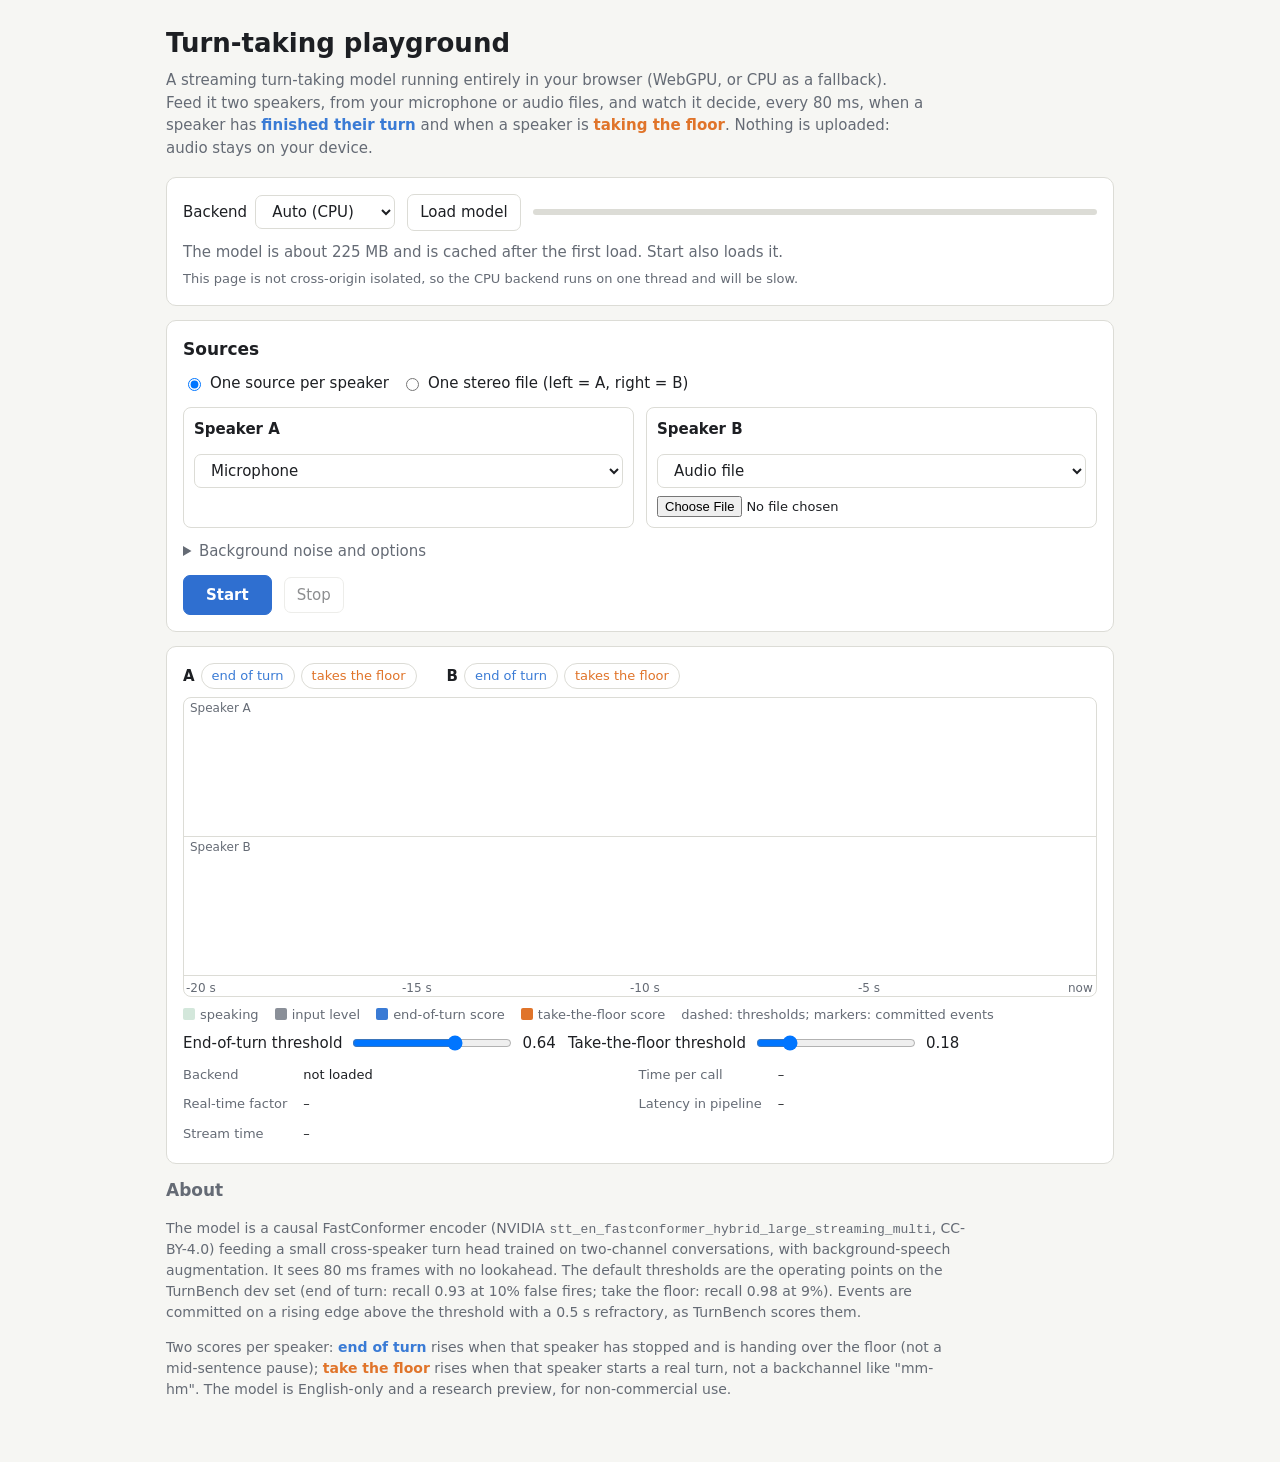
<file: ssl_turn/web/playground/index.html>
<!doctype html>
<html lang="en">
<head>
<meta charset="utf-8">
<meta name="viewport" content="width=device-width, initial-scale=1">
<title>Turn-Taking Playground</title>
<link rel="stylesheet" href="style.css">
</head>
<body>
<main>
  <header>
    <h1>Turn-taking playground</h1>
    <p class="lede">A streaming turn-taking model running entirely in your browser (WebGPU, or CPU as a fallback).
      Feed it two speakers, from your microphone or audio files, and watch it decide, every 80 ms, when a speaker
      has <b class="k-eot">finished their turn</b> and when a speaker is <b class="k-int">taking the floor</b>.
      Nothing is uploaded: audio stays on your device.</p>
  </header>

  <section class="card">
    <div class="row">
      <label>Backend
        <select id="backend" data-lock>
          <option value="auto" id="auto-label">Auto</option>
          <option value="webgpu">WebGPU</option>
          <option value="wasm">CPU (WASM)</option>
        </select>
      </label>
      <button id="load">Load model</button>
      <div class="progress"><div id="bar"></div></div>
    </div>
    <p id="status" class="status">The model is about 225 MB and is cached after the first load. Start also loads it.</p>
    <p id="note-iso" class="note" hidden>This page is not cross-origin isolated, so the CPU backend runs on one thread and will be slow.</p>
  </section>

  <section class="card">
    <h2>Sources</h2>
    <div class="row">
      <label class="radio"><input type="radio" name="mode" value="two" checked data-lock> One source per speaker</label>
      <label class="radio"><input type="radio" name="mode" value="stereo" data-lock> One stereo file (left = A, right = B)</label>
    </div>
    <div id="two" class="speakers">
      <div class="speaker">
        <h3>Speaker A</h3>
        <select id="src-0" data-lock>
          <option value="mic">Microphone</option>
          <option value="file">Audio file</option>
          <option value="off">Silent</option>
        </select>
        <input type="file" id="file-0" accept="audio/*,video/*" data-lock>
      </div>
      <div class="speaker">
        <h3>Speaker B</h3>
        <select id="src-1" data-lock>
          <option value="mic">Microphone</option>
          <option value="file">Audio file</option>
          <option value="off">Silent</option>
        </select>
        <input type="file" id="file-1" accept="audio/*,video/*" data-lock>
      </div>
    </div>
    <div id="stereo" hidden>
      <input type="file" id="stereo-file" accept="audio/*,video/*" data-lock>
      <p class="note">A two-channel recording with one speaker per channel, like a call recording.</p>
    </div>
    <details>
      <summary>Background noise and options</summary>
      <div class="opts">
        <label>Background audio mixed into speaker A (TV, music, other talkers; loops)
          <span class="row"><input type="file" id="bg-file" accept="audio/*,video/*" data-lock>
          <button id="bg-clear" class="small" hidden data-lock>Remove</button></span>
        </label>
        <label>Background level <input type="range" id="bg-gain" min="0.01" max="1" step="0.01" value="0.3"> <span id="bg-gain-v"></span></label>
        <label class="radio"><input type="checkbox" id="monitor" checked data-lock> Play files through the speakers (the microphone is never played back)</label>
        <label class="radio"><input type="checkbox" id="mic-proc" data-lock> Browser noise suppression and auto gain on the microphone</label>
      </div>
    </details>
    <div class="row actions">
      <button id="start" class="primary">Start</button>
      <button id="stop" disabled>Stop</button>
    </div>
  </section>

  <section class="card">
    <div class="live">
      <div class="who">A <span class="chip k-eot" id="chip-eot-0">end of turn</span><span class="chip k-int" id="chip-int-0">takes the floor</span> <span class="count" id="cnt-0"></span></div>
      <div class="who">B <span class="chip k-eot" id="chip-eot-1">end of turn</span><span class="chip k-int" id="chip-int-1">takes the floor</span> <span class="count" id="cnt-1"></span></div>
    </div>
    <canvas id="timeline"></canvas>
    <div class="legend">
      <span><i class="sw" style="background:var(--speak)"></i>speaking</span>
      <span><i class="sw" style="background:#8a8f98"></i>input level</span>
      <span><i class="sw" style="background:#3a7bd5"></i>end-of-turn score</span>
      <span><i class="sw" style="background:#e0742a"></i>take-the-floor score</span>
      <span>dashed: thresholds; markers: committed events</span>
    </div>
    <div class="row sliders">
      <label>End-of-turn threshold <input type="range" id="th-eot" min="0.05" max="0.95" step="0.01" value="0.64"> <span id="th-eot-v">0.64</span></label>
      <label>Take-the-floor threshold <input type="range" id="th-int" min="0.02" max="0.9" step="0.01" value="0.18"> <span id="th-int-v">0.18</span></label>
    </div>
    <dl class="stats">
      <dt>Backend</dt><dd id="st-backend">not loaded</dd>
      <dt>Time per call</dt><dd id="st-ms">–</dd>
      <dt>Real-time factor</dt><dd id="st-rtf">–</dd>
      <dt>Latency in pipeline</dt><dd id="st-lag">–</dd>
      <dt>Stream time</dt><dd id="st-time">–</dd>
    </dl>
  </section>

  <section class="about">
    <h2>About</h2>
    <p>The model is a causal FastConformer encoder (NVIDIA <code>stt_en_fastconformer_hybrid_large_streaming_multi</code>,
      CC-BY-4.0) feeding a small cross-speaker turn head trained on two-channel conversations, with background-speech
      augmentation. It sees 80 ms frames with no lookahead. The default thresholds are the operating points on the
      TurnBench dev set (end of turn: recall 0.93 at 10% false fires; take the floor: recall 0.98 at 9%).
      Events are committed on a rising edge above the threshold with a 0.5 s refractory, as TurnBench scores them.</p>
    <p>Two scores per speaker: <b class="k-eot">end of turn</b> rises when that speaker has stopped and is handing over the
      floor (not a mid-sentence pause); <b class="k-int">take the floor</b> rises when that speaker starts a real turn,
      not a backchannel like "mm-hm". The model is English-only and a research preview, for non-commercial use.</p>
  </section>
</main>
<script type="module" src="app.js"></script>
</body>
</html>
</file>
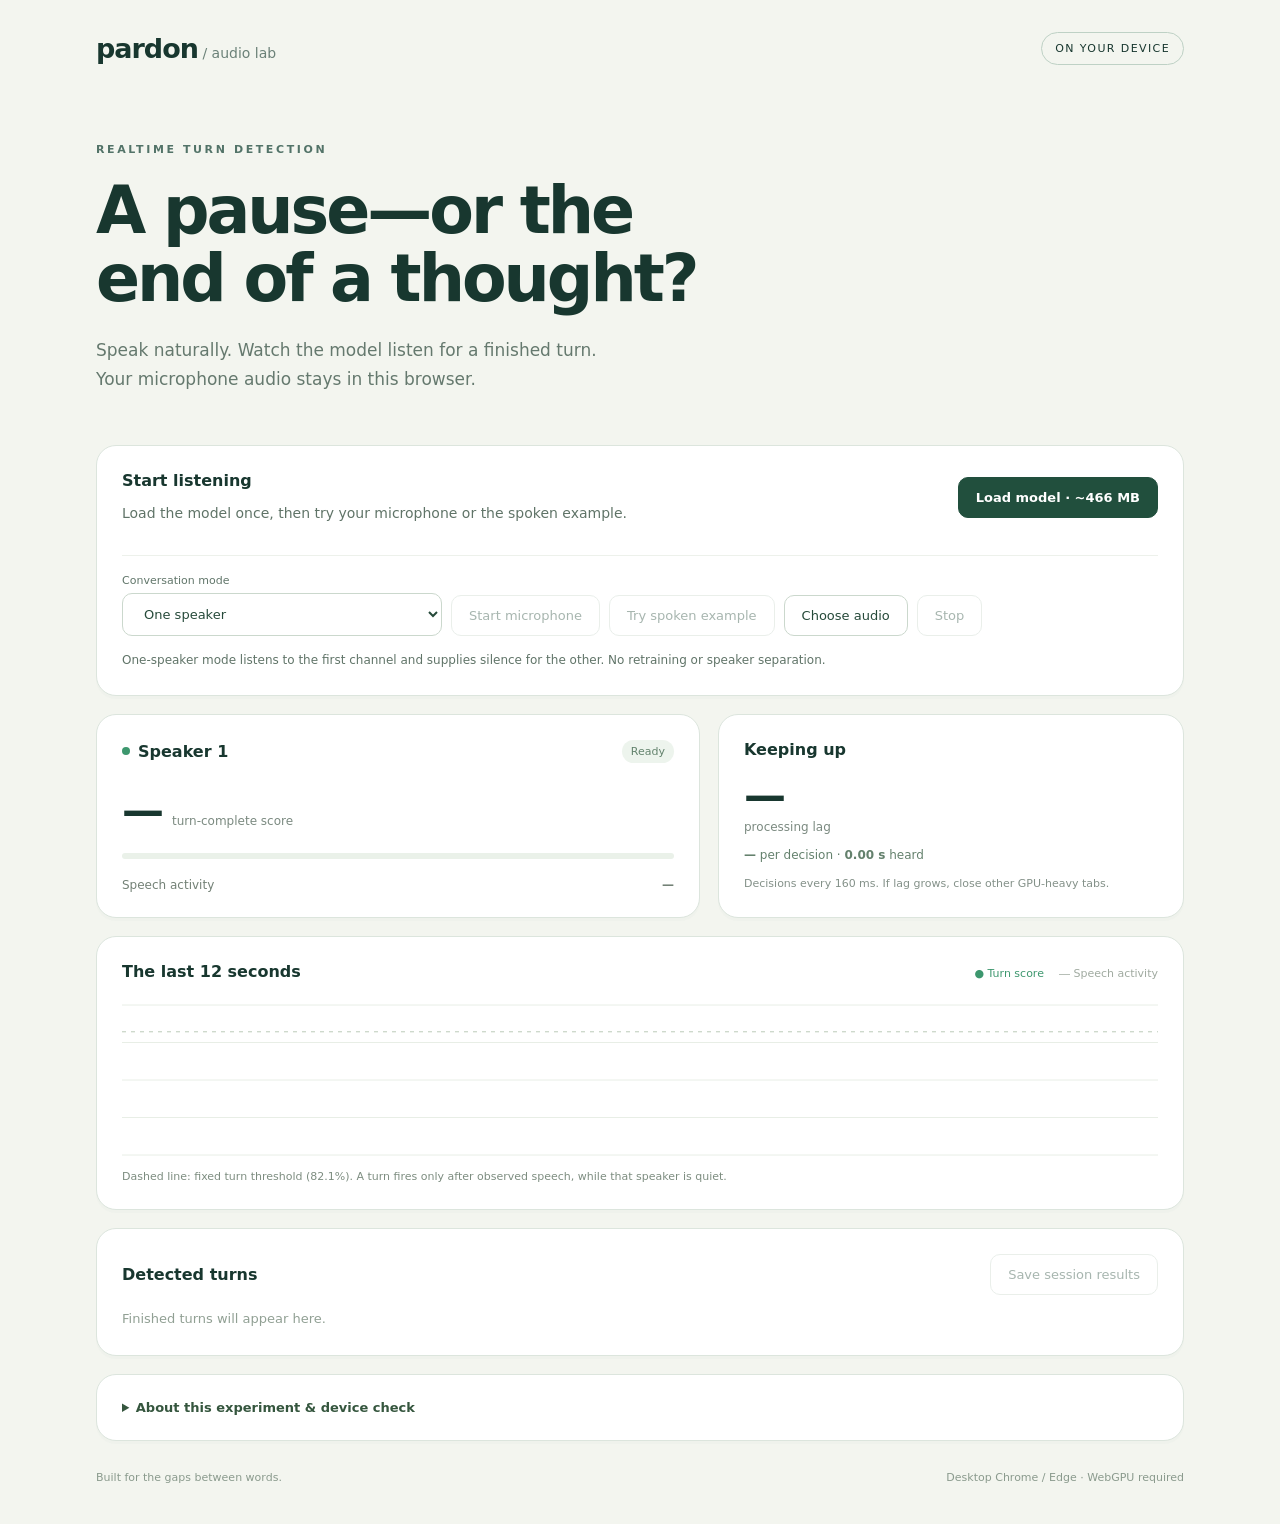
<file: training/turn_detector/webgpu_playground/index.html>
<!doctype html><html lang="en"><head><meta charset="utf-8"><meta name="viewport" content="width=device-width,initial-scale=1"><title>Pardon · Live turn detector</title><link rel="stylesheet" href="style.css"></head><body><main>
<header><a class="brand" href="./">pardon<span> / audio lab</span></a><span class="pill" id="device">ON YOUR DEVICE</span></header>
<section class="intro"><p class="eyebrow">REALTIME TURN DETECTION</p><h1>A pause—or the<br>end of a thought?</h1><p class="lede">Speak naturally. Watch the model listen for a finished turn.<br>Your microphone audio stays in this browser.</p></section>
<section class="panel setup"><div><h2>Start listening</h2><p id="status" role="status">Load the model once, then try your microphone or the spoken example.</p></div><button id="load" class="primary">Load model · ~466 MB</button><progress id="progress" max="1" value="0" hidden></progress><small id="download"></small>
<div class="controls"><label>Conversation mode<select id="mode"><option value="mono">One speaker</option><option value="stereo">Two speakers · separate stereo channels</option></select></label><button id="mic" disabled>Start microphone</button><button id="demo" disabled>Try spoken example</button><label class="filebutton">Choose audio<input id="file" type="file" accept="audio/*" disabled></label><button id="stop" disabled>Stop</button></div><p class="hint" id="modeHint">One-speaker mode listens to the first channel and supplies silence for the other. No retraining or speaker separation.</p></section>
<section class="readout"><article class="panel speaker" id="speaker1"><div class="speaker-title"><span class="dot"></span><h2>Speaker 1</h2><span id="state1" class="state">Ready</span></div><div class="score"><strong id="score1">—</strong><span>turn-complete score</span></div><div class="meter"><i id="bar1"></i></div><div class="speech">Speech activity <b id="vad1">—</b></div></article><article class="panel speaker" id="speaker2" hidden><div class="speaker-title"><span class="dot other"></span><h2>Speaker 2</h2><span id="state2" class="state">Ready</span></div><div class="score"><strong id="score2">—</strong><span>turn-complete score</span></div><div class="meter"><i id="bar2"></i></div><div class="speech">Speech activity <b id="vad2">—</b></div></article><article class="panel timing"><h2>Keeping up</h2><strong id="lag">—</strong><span>processing lag</span><p><b id="compute">—</b> per decision · <b id="audioTime">0.00 s</b> heard</p><small id="pace">Decisions every 160 ms. If lag grows, close other GPU-heavy tabs.</small></article></section>
<section class="panel chartpanel"><div class="charthead"><h2>The last 12 seconds</h2><div><span class="legend">● Turn score</span><span class="muted">― Speech activity</span></div></div><canvas id="chart" aria-label="Live turn score and speech activity over time"></canvas><small>Dashed line: fixed turn threshold (82.1%). A turn fires only after observed speech, while that speaker is quiet.</small></section>
<section class="panel"><div class="charthead"><h2>Detected turns</h2><button id="export" disabled>Save session results</button></div><p id="empty">Finished turns will appear here.</p><ol id="events"></ol></section>
<details class="panel"><summary>About this experiment & device check</summary><p>FP32 streaming Parakeet encoder + Pardon turn head + Silero speech activity. Encoder inference uses WebGPU with GPU-resident recurrent caches; small head/VAD operations run locally on WebAssembly. Some encoder operations may also use CPU fallback.</p><p>One-speaker mode is a silent-companion baseline. Its accuracy has not been established on single-speaker tasks. Two-speaker mode requires one speaker on each stereo channel; it does not separate mixed voices. Browser resampling and microphone processing can differ from the research pipeline.</p><p>Research preview: numerical conversion checks are not a TurnBench score. No transcript, server inference, microphone upload, or benchmark submission. Model files are public and cached by your browser when storage is available.</p><button id="check" disabled>Run synthetic pipeline check</button><pre id="checkResult">Not run on this device.</pre><p><a href="https://huggingface.co/nvidia/parakeet_realtime_eou_120m-v1" target="_blank" rel="noreferrer">Base model & license</a> · <a href="https://github.com/snakers4/silero-vad" target="_blank" rel="noreferrer">Silero VAD</a></p><p><a href="./Notice.txt">Attribution notice</a> · <a href="./licenses/NVIDIA-Open-Model-License.pdf">Model license</a></p></details>
<footer>Built for the gaps between words. <span>Desktop Chrome / Edge · WebGPU required</span></footer></main><script src="app.js"></script></body></html>
</file>
<file: ssl_turn/web/playground/style.css>
:root {
  --bg: #f6f6f3; --card: #ffffff; --fg: #1d1f23; --muted: #656b75; --line: #dcdcd6;
  --accent: #2f6fd0; --eot: #3a7bd5; --int: #e0742a; --speak: rgba(80, 160, 110, 0.25); --err: #b3261e;
}
@media (prefers-color-scheme: dark) {
  :root { --bg: #15171a; --card: #1e2125; --fg: #e8e8e4; --muted: #9aa0a8; --line: #33373d; --err: #ff8a80; }
}
* { box-sizing: border-box; }
[hidden] { display: none !important; }
body { margin: 0; background: var(--bg); color: var(--fg); font: 15px/1.5 system-ui, -apple-system, "Segoe UI", sans-serif; }
main { max-width: 980px; margin: 0 auto; padding: 24px 16px 48px; }
h1 { font-size: 26px; margin: 0 0 6px; }
h2 { font-size: 17px; margin: 0 0 10px; }
h3 { font-size: 15px; margin: 0 0 6px; }
.lede { color: var(--muted); margin: 0 0 18px; max-width: 760px; }
.card { background: var(--card); border: 1px solid var(--line); border-radius: 10px; padding: 16px; margin-bottom: 14px; }
.row { display: flex; flex-wrap: wrap; gap: 12px; align-items: center; }
label { display: flex; gap: 8px; align-items: center; flex-wrap: wrap; }
.radio { gap: 6px; }
select, button, input[type=file] { font: inherit; color: inherit; }
select, button { background: var(--card); border: 1px solid var(--line); border-radius: 7px; padding: 6px 12px; }
button { cursor: pointer; }
button:disabled { opacity: 0.5; cursor: default; }
button.primary { background: var(--accent); border-color: var(--accent); color: #fff; padding: 8px 22px; font-weight: 600; }
button.small { padding: 2px 8px; font-size: 13px; }
.progress { flex: 1; min-width: 140px; height: 6px; background: var(--line); border-radius: 3px; overflow: hidden; }
#bar { height: 100%; width: 0; background: var(--accent); transition: width 0.2s; }
.status { margin: 10px 0 0; color: var(--muted); }
.status.err, .err { color: var(--err); }
.note { color: var(--muted); font-size: 13px; margin: 6px 0 0; }
.speakers { display: grid; grid-template-columns: 1fr 1fr; gap: 12px; margin: 12px 0; }
.speaker { border: 1px solid var(--line); border-radius: 8px; padding: 10px; display: flex; flex-direction: column; gap: 8px; }
#stereo { margin: 12px 0; }
input[type=file] { max-width: 100%; font-size: 13px; }
details { margin: 8px 0; }
summary { cursor: pointer; color: var(--muted); }
.opts { display: flex; flex-direction: column; gap: 10px; padding: 10px 0 0; }
.actions { margin-top: 12px; }
.live { display: flex; flex-wrap: wrap; gap: 8px 24px; margin-bottom: 8px; }
.who { font-weight: 600; display: flex; gap: 6px; align-items: center; flex-wrap: wrap; }
.chip { font-weight: 500; font-size: 13px; padding: 2px 10px; border-radius: 999px; border: 1px solid var(--line); color: var(--muted); transition: background 0.15s, color 0.15s; }
.chip.k-eot.on { background: var(--eot); border-color: var(--eot); color: #fff; }
.chip.k-int.on { background: var(--int); border-color: var(--int); color: #fff; }
.count { font-weight: 400; font-size: 13px; color: var(--muted); }
.k-eot { color: var(--eot); }
.k-int { color: var(--int); }
#timeline { width: 100%; height: 300px; display: block; border: 1px solid var(--line); border-radius: 8px; }
.legend { display: flex; flex-wrap: wrap; gap: 4px 16px; font-size: 13px; color: var(--muted); margin: 8px 0; }
.sw { display: inline-block; width: 12px; height: 12px; border-radius: 2px; margin-right: 5px; vertical-align: -1px; }
.sliders { margin: 8px 0; }
.sliders input[type=range] { width: 160px; }
.stats { display: grid; grid-template-columns: max-content 1fr max-content 1fr; gap: 6px 16px; margin: 10px 0 0; font-size: 13px; }
.stats dt { color: var(--muted); }
.stats dd { margin: 0 0 4px; font-variant-numeric: tabular-nums; }
.about { color: var(--muted); font-size: 14px; }
.about p { max-width: 800px; }
code { font-size: 13px; }
@media (max-width: 600px) {
  .speakers { grid-template-columns: 1fr; }
  #timeline { height: 240px; }
  .stats { grid-template-columns: max-content 1fr; }
}
</file>
<file: training/turn_detector/webgpu_playground/style.css>
:root{font-family:Inter,ui-sans-serif,system-ui,sans-serif;color:#18372f;background:#f3f5ef;font-synthesis:none}*{box-sizing:border-box}body{margin:0}main{max-width:1160px;margin:auto;padding:32px 36px 40px}header{display:flex;justify-content:space-between;align-items:center}.brand{text-decoration:none;font-weight:800;font-size:27px;letter-spacing:-1px;color:inherit}.brand span{font-size:14px;font-weight:400;letter-spacing:0;color:#6b8178}.pill{padding:9px 13px;border:1px solid #bed1c5;border-radius:30px;font-size:11px;letter-spacing:1.4px}.intro{padding:65px 0 34px}.eyebrow{font-size:11px;font-weight:700;letter-spacing:2.6px;color:#527368}h1{font-size:clamp(38px,5.5vw,65px);line-height:1.06;letter-spacing:-3px;margin:18px 0 22px;font-weight:650}.lede{font-size:17px;line-height:1.7;color:#65796e}h2{font-size:16px;font-weight:650;margin:0 0 12px}.panel{background:#fff;border:1px solid #dce5dd;border-radius:20px;padding:25px;margin-bottom:18px;box-shadow:0 3px 0 #dce5dd30}p{line-height:1.6}.setup{display:flex;flex-wrap:wrap;align-items:center;gap:15px}.setup>div:first-child{flex:1;min-width:240px}.setup p{margin:0;color:#607468;font-size:14px}button,.filebutton,select{font:inherit;font-size:13px;border:1px solid #cbd8cd;border-radius:10px;padding:12px 17px;background:white;color:#264a3a;cursor:pointer;transition:background .15s}button:hover:not(:disabled),.filebutton:hover{background:#edf4ed}button:disabled{opacity:.4;cursor:default}.primary{background:#214f3d;color:white;border-color:#214f3d;font-weight:600}.primary:hover:not(:disabled){background:#30664f}progress{width:100%;height:7px;accent-color:#337b5c}#download{width:100%;color:#708579}.controls{display:flex;flex-wrap:wrap;gap:9px;width:100%;align-items:end;border-top:1px solid #edf1eb;padding-top:18px}.controls label:first-child{display:grid;gap:6px;font-size:11px;color:#61766a}.filebutton{position:relative;overflow:hidden}input[type=file]{position:absolute;inset:0;opacity:0;cursor:pointer;width:100%}.hint{font-size:12px!important;width:100%}.readout{display:flex;gap:18px}.speaker{flex:1}.timing{min-width:270px;flex:0.75;display:flex;flex-direction:column}.speaker-title{display:flex;align-items:center;gap:8px}.speaker-title h2{margin:0}.dot{width:8px;height:8px;background:#3d976e;border-radius:50%}.other{background:#bd8560}.state{font-size:11px;margin-left:auto;background:#edf4ed;border-radius:20px;padding:5px 9px;color:#63836d}.score{display:flex;align-items:baseline;gap:10px;margin:23px 0 18px}.score strong,.timing>strong{font-size:42px;letter-spacing:-2px;font-weight:550}.score span,.timing>span{color:#7b8a80;font-size:12px}.meter{height:6px;background:#eaf1e9;border-radius:9px;overflow:hidden}.meter i{display:block;height:100%;width:0;background:#3d976e;transition:width .15s}.speech{display:flex;justify-content:space-between;font-size:12px;color:#738176;margin-top:19px}.timing p{font-size:12px;color:#64816d}.timing small{font-size:11px;color:#849189}.charthead{display:flex;justify-content:space-between;align-items:center;gap:16px;margin-bottom:14px}.charthead h2{margin:0}.legend{font-size:11px;color:#3d976e;margin-right:15px}.muted{font-size:11px;color:#a0aaa0}canvas{width:100%;height:170px;display:block}.chartpanel small{font-size:11px;color:#7d8d80}#events{list-style:none;padding:0;margin:0}#events li{display:flex;gap:20px;align-items:center;padding:12px 0;border-top:1px solid #edf1eb;font-size:13px}#events time{font-variant-numeric:tabular-nums;color:#688774}#events b{font-weight:500;flex:1}#events span{color:#819285}#empty{font-size:13px;color:#91a094;margin-bottom:0}details{font-size:13px;color:#6b7f70}summary{cursor:pointer;font-weight:600;color:#35563e}pre{white-space:pre-wrap;font-size:12px}a{color:#367c56}footer{display:flex;justify-content:space-between;gap:10px;font-size:11px;color:#8a9a8d;margin-top:30px}[hidden]{display:none!important}.flash{animation:flash 1.4s ease-out}@keyframes flash{0%{background:#c1e9c9}100%{background:#fff}}@media(max-width:650px){main{padding:23px 18px}.intro{padding-top:42px}h1{letter-spacing:-2px}.readout{flex-direction:column;gap:0}.controls{align-items:stretch}.controls>*{flex:1}.panel{padding:20px}.charthead{flex-wrap:wrap}footer{flex-direction:column}.pill{font-size:9px}.brand span{display:none}}
</file>
